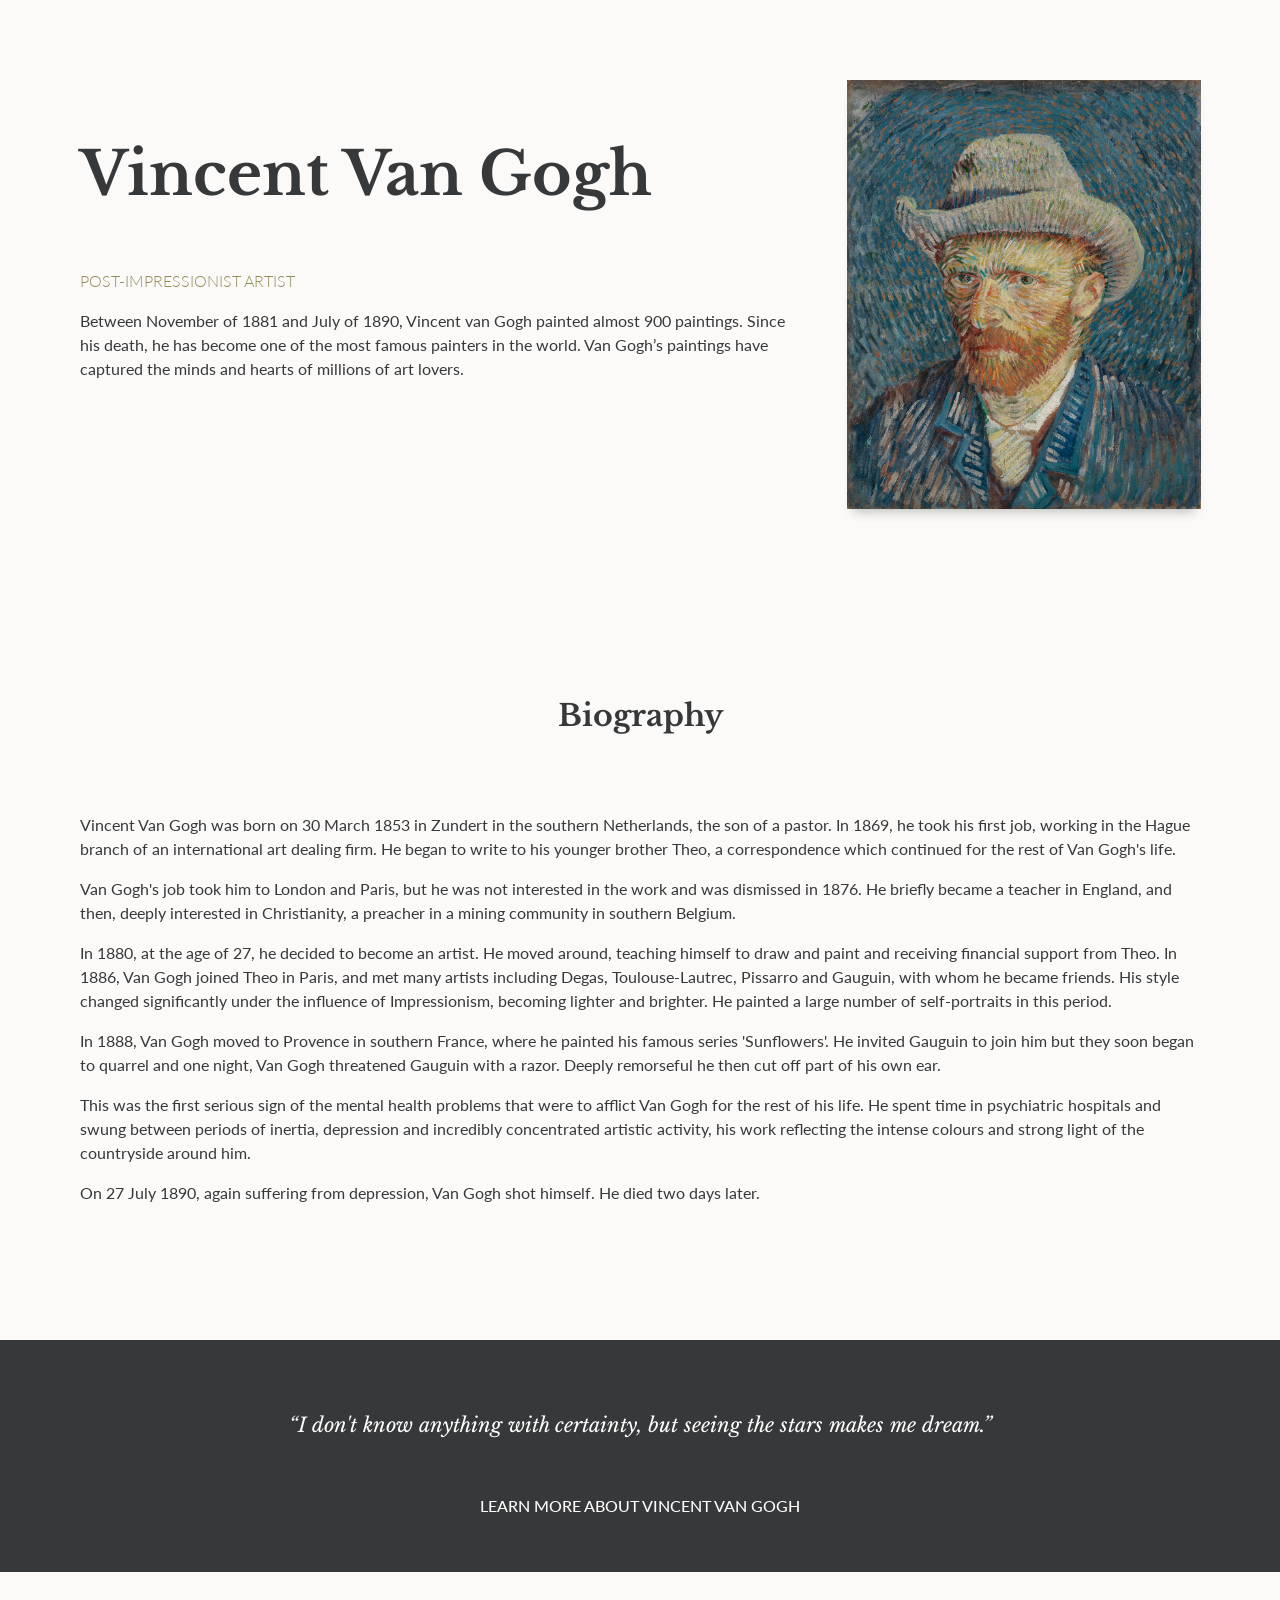
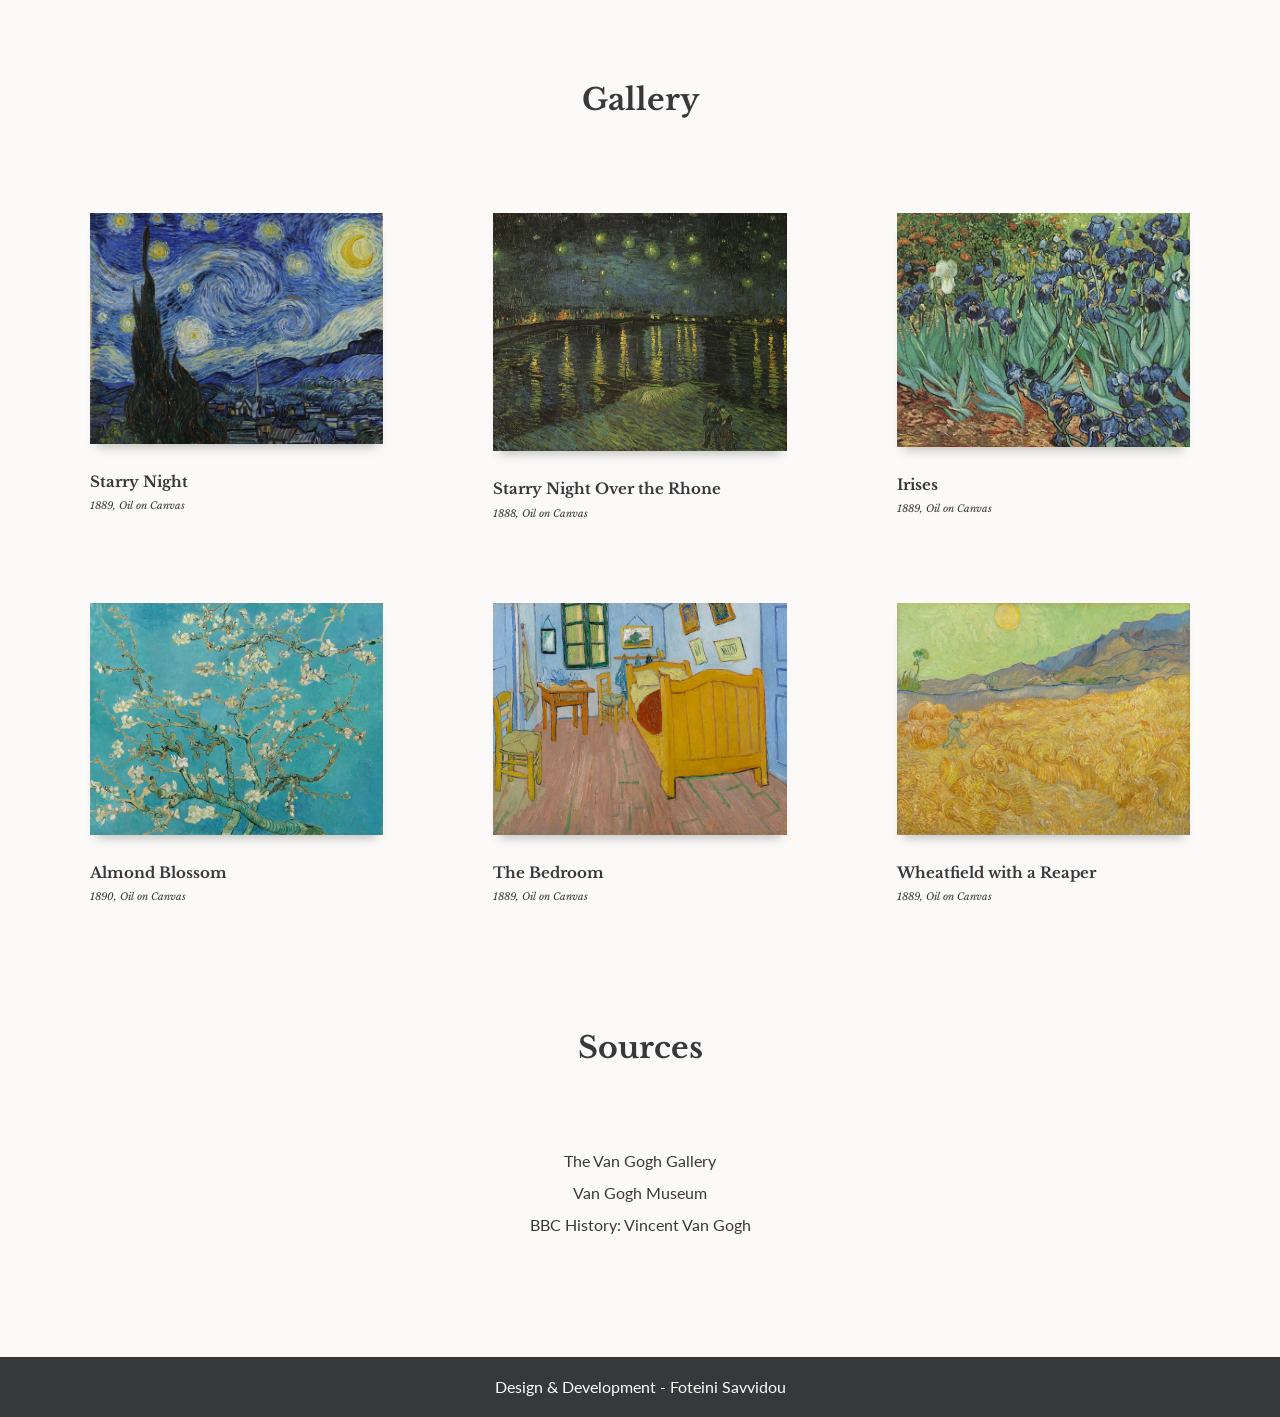
<file: Tribute page/index.html>
<!DOCTYPE html>
<html lang="en">
   <head>
      <link rel="stylesheet" type="text/css" href="style.css">
      <link href="https://fonts.googleapis.com/css?family=Lato" rel="stylesheet" type="text/css">
      <link href="https://fonts.googleapis.com/css?family=Libre%20Baskerville" rel="stylesheet" type="text/css">
      <meta name="viewport" content="width=device-width, initial-scale=1">
      <meta name="description" content="A tribute page dedicated to Vincent Van Gogh. Created for the FreeCodeCamp's Responsive Web Design Certification.">
      <title>Vincent Van Gogh</title>
   </head>

   <body>
      <main id="main">
         <section class="first-row">
            <div class="container">
               <div class="column-header">
                  <h1 id="title">Vincent Van Gogh</h1>
                  <p id="subheader">Post-Impressionist Artist</p>
                  <article>
                     <p>Between November of 1881 and July of 1890, Vincent van Gogh painted almost 900 paintings. Since his death, he has become one of the most famous painters in the world. Van Gogh’s paintings have captured the minds and hearts of millions of art lovers.</p>
                  </article>
               </div>
               <div class="column-image">
                  <div id="image-div">
                     <img src="images/vangogh.jpg" alt="Portrait of Van Gogh with Grey Felt Hat, Oil painting, Winter 1887/88" width="472" height="495">
                  </div>
               </div>
            </div>
         </section>
         <section class="second-row" id="tribute-info">
            <article id="second-row-container">
               <h2>Biography</h2>
               <p>Vincent Van Gogh was born on 30 March 1853 in Zundert in the southern Netherlands, the son of a pastor. In 1869, he took his first job, working in the Hague branch of an international art dealing firm. He began to write to his younger brother Theo, a correspondence which continued for the rest of Van Gogh's life.</p>
               <p>Van Gogh's job took him to London and Paris, but he was not interested in the work and was dismissed in 1876. He briefly became a teacher in England, and then, deeply interested in Christianity, a preacher in a mining community in southern Belgium.</p>
               <p>In 1880, at the age of 27, he decided to become an artist. He moved around, teaching himself to draw and paint and receiving financial support from Theo. In 1886, Van Gogh joined Theo in Paris, and met many artists including Degas, Toulouse-Lautrec, Pissarro and Gauguin, with whom he became friends. His style changed significantly under the influence of Impressionism, becoming lighter and brighter. He painted a large number of self-portraits in this period.</p>
               <p>In 1888, Van Gogh moved to Provence in southern France, where he painted his famous series 'Sunflowers'. He invited Gauguin to join him but they soon began to quarrel and one night, Van Gogh threatened Gauguin with a razor. Deeply remorseful he then cut off part of his own ear.</p>
               <p>This was the first serious sign of the mental health problems that were to afflict Van Gogh for the rest of his life. He spent time in psychiatric hospitals and swung between periods of inertia, depression and incredibly concentrated artistic activity, his work reflecting the intense colours and strong light of the countryside around him.</p>
               <p>On 27 July 1890, again suffering from depression, Van Gogh shot himself. He died two days later.</p>
            </article>
         </section>
         <section class="third-row">
            <blockquote cite="https://vangoghmuseum.nl/en/highlights/quotes">
               <p id="quote"> “I don't know anything with certainty, but seeing the stars makes me dream.” </p>
            </blockquote>
            <a href="https://www.vincentvangogh.org/" target="_blank" id="tribute-link"><u id="tribute-link-dash"> Learn more about Vincent Van Gogh</u></a>
         </section>
         <!-- Gallery -->
         <section class="fourth-row">
            <h2>Gallery</h2>
            <div class="gallery-grid">
               <figure class="img-container" id="img-div">
                  <img class="project-image" id="image" src="images/starry-night.jpg" alt="Starry Night" />
                  <figcaption class="caption" id="img-caption">
                     <p class="name-caption">Starry Night</p>
                     <p class="date-caption">1889, Oil on Canvas</p>
                  </figcaption>
               </figure>
               <figure class="img-container">
                  <img class="project-image" src="images/starry-night-over-the-Rhone.jpg" alt="Starry Night Over the Rhone" />
                  <figcaption class="caption">
                     <p class="name-caption">Starry Night Over the Rhone</p>
                     <p class="date-caption">1888, Oil on Canvas</p>
                  </figcaption>
               </figure>
               <figure class="img-container">
                  <img class="project-image" src="images/irises.jpg" alt="Irises" />
                  <figcaption class="caption">
                     <p class="name-caption">Irises</p>
                     <p class="date-caption">1889, Oil on Canvas</p>
                  </figcaption>
               </figure>
               <figure class="img-container">
                  <img class="project-image" src="images/Almond_Blossom.jpg" alt="Almond blossom" />
                  <figcaption class="caption">
                     <p class="name-caption">Almond Blossom</p>
                     <p class="date-caption">1890, Oil on Canvas</p>
                  </figcaption>
               </figure>
               <figure class="img-container">
                  <img class="project-image" src="images/the_bedroom.jpg" alt="The Bedroom" />
                  <figcaption class="caption">
                     <p class="name-caption">The Bedroom</p>
                     <p class="date-caption">1889, Oil on Canvas</p>
                  </figcaption>
               </figure>
               <figure class="img-container">
                  <img class="project-image" src="images/Wheatfield_with_a_Reaper.jpg" alt="Wheatfield with a Reaper" />
                  <figcaption class="caption">
                     <p class="name-caption">Wheatfield with a Reaper</p>
                     <p class="date-caption">1889, Oil on Canvas</p>
                  </figcaption>
               </figure>
            </div>
         </section>
         <section class="fifth-row">
            <!-- Sources -->
            <h2>Sources</h2>
            <ul>
               <li>
                  <a href="https://www.vangoghgallery.com/painting/" target="_blank">The Van Gogh Gallery</a>
               </li>
               <li>
                  <a href="https://vangoghmuseum.nl/en/vincent-van-gogh-life-and-work" target="_blank">Van Gogh Museum</a>
               </li>
               <li>
                  <a href="http://www.bbc.co.uk/history/historic_figures/van_gogh_vincent.shtml" target="_blank">BBC History: Vincent Van Gogh</a>
               </li>
            </ul>
         </section>
         <section class="footer">
            <p> Design & Development - Foteini Savvidou </p>
         </section>
      </main>
   </body>
</html>
</file>
<file: Tribute page/style.css>
html {
    font-size: 10px;
  }
  
  body {
    font-family: 'Lato', "Segoe UI", "Helvetica Neue", Arial, sans-serif;
    font-size: 1.6rem;
    line-height: 1.5;
    margin: 0;
    background-color: #fbfaf8;
    color: #37383a;
  }
  
  @media (min-width: 1400px) {
    body {
      font-size: 2.5rem;
      line-height: 1.8;
    }
  }
  
  h1 {
    font-size: 6rem;
    font-family: "Libre Baskerville", serif;
    font-weight: bold;
  }
  
  #subheader {
    font-weight: 300;
    color: #948C57;
    text-transform: uppercase;
  }
  
  @media (max-width: 400px) {
    h1 {
      font-size: 4rem;
    }
  }
  
  @media (min-width: 1400px) {
    h1 {
      font-size: 7rem;
    }
  }
  
  h2 {
    font-size: 3rem;
    font-family: "Libre Baskerville", serif;
    text-align: center;
    padding-bottom: 5rem;
  }
  
  @media (min-width: 1400px) {
    h2 {
      font-size: 4rem;
    }
  }
  
  blockquote {
    font-size: 2rem;
    font-style: italic;
    font-family: "Libre Baskerville", serif;
    text-align: center;
    margin-bottom: 5rem;
  }
  
  @media (min-width: 1400px) {
    blockquote {
      font-size: 3rem;
    }
  }
  
  ul {
    list-style: none;
    padding-left: 0;
    line-height: 2;
  }
  
  a {
    text-decoration: none;
    color: #37383a
  }
  
  a:hover {
    text-decoration: underline;
    color: #37383a
  }
  
  a:visited {
    color: #948C57;
  }
  
  #tribute-link {
    font-weight: 500;
    color: #fefefe;
    text-transform: uppercase;
    line-height: 2;
  }
  
  #tribute-link:visited {
    color: #fefefe;
  }
  
  #tribute-link:hover {
    text-decoration: none;
  }
  
  #tribute-link-dash {
    text-decoration: none;
  }
  
  #tribute-link:hover #tribute-link-dash {
    animation-name: tribute-link-dash-move;
    animation-duration: 0.5s;
    animation-timing-function: ease-out;
    animation-fill-mode: forwards;
  }
  
  @keyframes tribute-link-dash-move {
      0% {
        border-bottom: 0.4rem solid rgba(254, 254, 254, 0);
        padding-bottom: 0.6rem;
      }
      100% {
        border-bottom: 0.4rem solid rgba(254, 254, 254, 1);
        padding-bottom: 0.6rem;
      }
  }
  
  /* Images */
  
  img {
    max-width: 100%;
    height: auto;
    display: block;
    box-shadow: 0 1rem 1rem -0.7rem rgba(55, 56, 58, 0.3);
  }
  
  /* Gallery */
  
  .gallery-grid {
    display: grid;
    grid-template-columns: repeat(auto-fit, minmax(350px, 1fr));
    grid-gap: 3rem;
    margin: 0 auto;
  }
  
  @media (max-width: 400px) {
    .gallery-grid {
      grid-template-columns: 1fr;
    }
  }
  
  .img-container {
    position: relative;
  }
  
  .caption{
    padding-top: 1.2rem;
    font-family: "Libre Baskerville", serif;
  }
  
  .date-caption {
    font-size: 1rem;
    font-style: italic;
    position: relative;
    top: -1rem;
  }
  
  .name-caption {
    font-size: 1.5rem;
    font-weight: bold;
  }
  
  @media (min-width: 1400px) {
    .date-caption {
      font-size: 1.5rem;
    }
    
    .name-caption {
      font-size: 2rem;
    }
  }
  
  /* First row columns */
  
  .column-header {
    float: left;
    width: 65%;
    padding: 2.5%;
    box-sizing: border-box;
  }
  
  .column-image {
    float: left;
    padding: 2.5%;
    width: 35%;
    box-sizing: border-box;
  }
  
  .container::after {
    content: "";
    display: table;
    clear: both;
  }
  
  @media screen and (max-width: 1000px) {
    .column-header,
    .column-image {
      width: 100%;
      float: none;
    }
    #image-div img {
      margin: auto;
    }
  }
  
  /* Sections */
  
  .first-row {
    padding: 5rem 5rem 10rem 5rem;
    top: 0;
  }
  
  .second-row {
    color: #37383a;
    padding: 0 5rem 4rem 5rem;
    margin-bottom: 5rem;
  }
  
  .third-row {
    background-color: #37383a;
    color: #fefefe;
    padding: 5rem;
    text-align: center;
  }
  
  .fourth-row {
    padding: 4rem 5rem 2rem 5rem;
    margin-top: 4rem;
  }
  
  .fifth-row {
    padding: 4rem;
    text-align: center;
    margin-bottom: 6rem;
  }
  
  .footer {
    background-color: #37383a;
    color: #fefefe;
    padding: 0.2rem;
    text-align: center;
  }
  
  #second-row-container {
    margin: auto;
    padding: 2.5%;
  }
</file>
